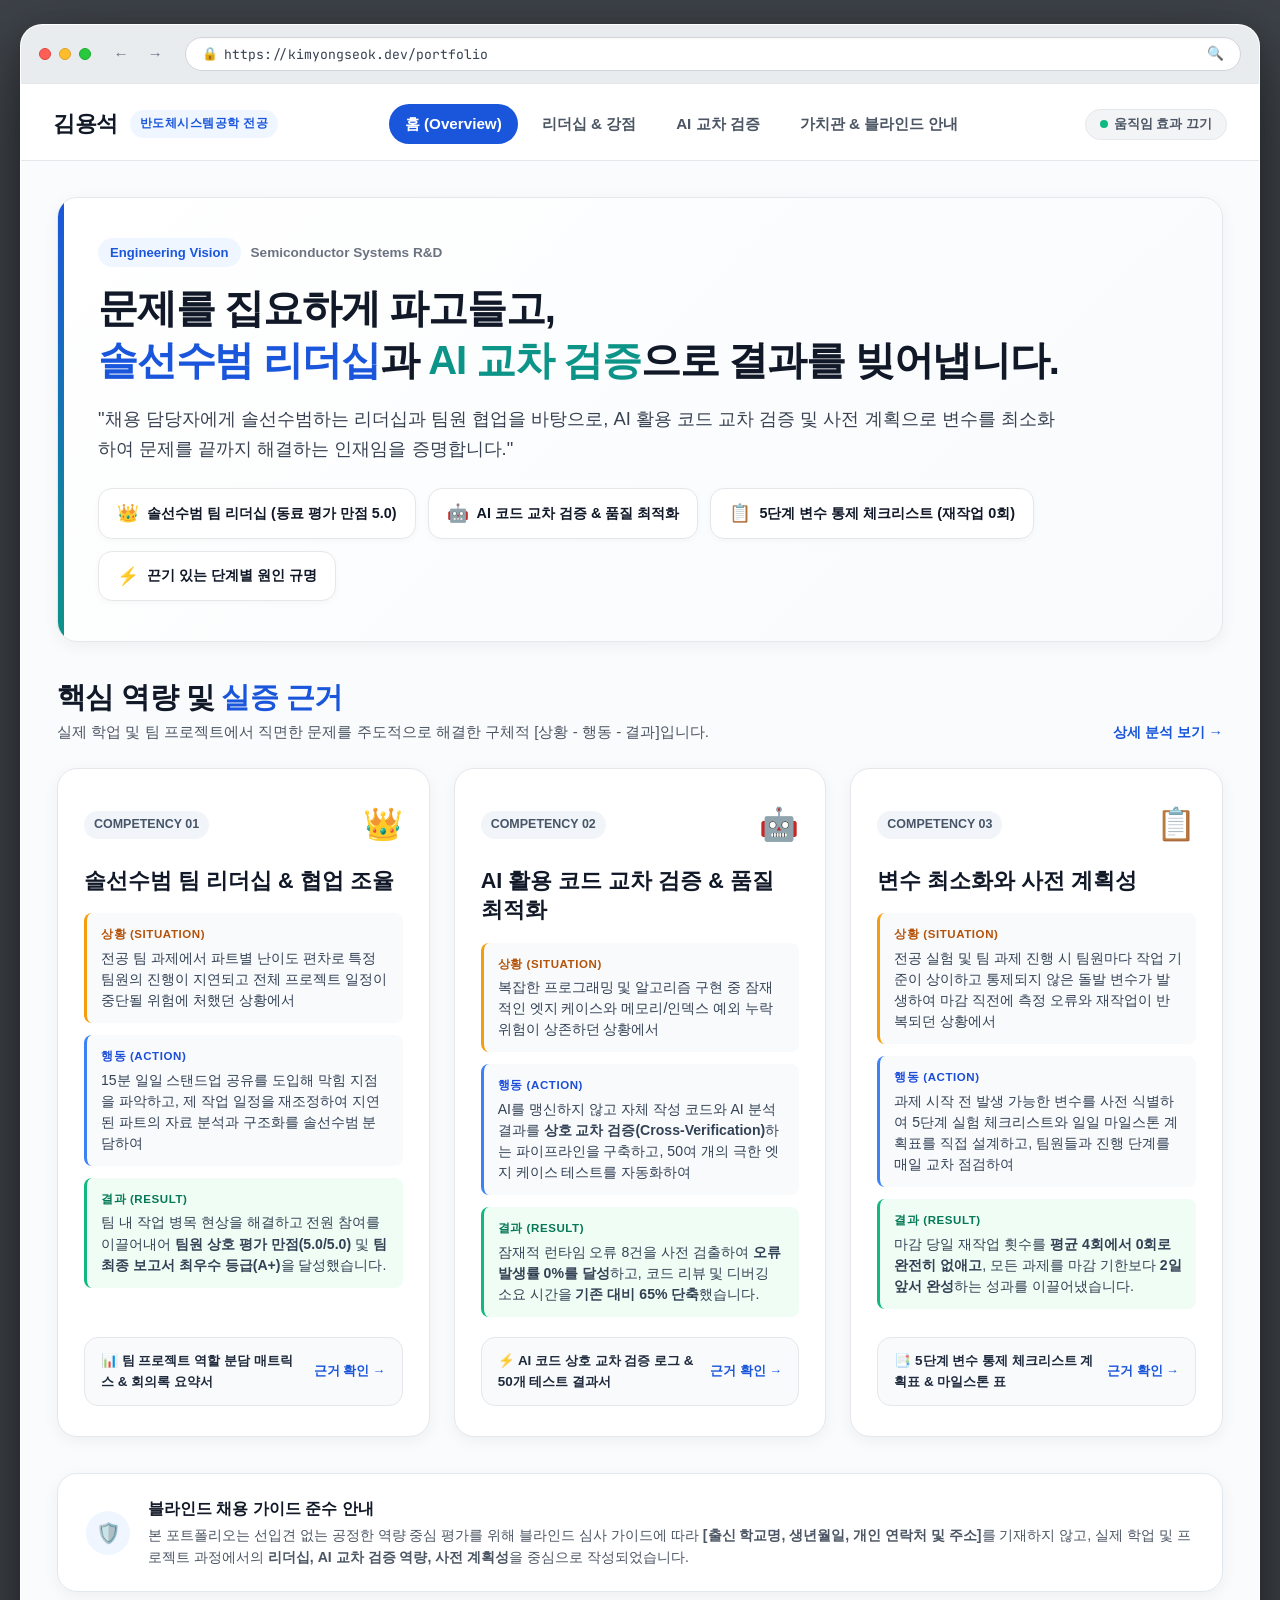
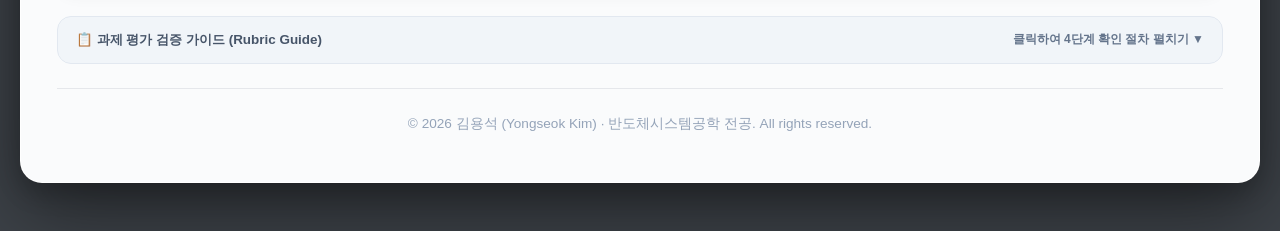
<file: index.html>
<!DOCTYPE html>
<html lang="ko">
<head>
  <meta charset="UTF-8">
  <meta name="viewport" content="width=device-width, initial-scale=1.0">
  <title>김용석 | 반도체시스템공학 포트폴리오 (리더십 · AI 교차 검증 · 계획성)</title>
  <meta name="description" content="솔선수범하는 리더십과 AI 활용 코드 교차 검증, 철저한 사전 계획으로 문제를 끝까지 해결하는 반도체시스템공학 김용석의 포트폴리오입니다.">
  
  <!-- Open Graph 메타 태그 (SNS 및 링크 공유 시 카드 미리보기) -->
  <meta property="og:title" content="김용석 | 반도체시스템공학 포트폴리오">
  <meta property="og:description" content="솔선수범 리더십 · AI 코드 교차 검증 · 사전 계획성으로 문제를 끝까지 해결하는 엔지니어링 포트폴리오">
  <meta property="og:type" content="website">
  <meta property="og:url" content="https://dydtjr2626.github.io/yongsoek.index.html/">
  
  <link rel="stylesheet" href="css/style.css">
</head>
<body>

  <!-- ======================================================================
       데스크톱 외곽 뷰포트 (레퍼런스 이미지: 슬레이트 차콜 배경 속 브라우저 프레임)
       ====================================================================== -->
  <div class="desktop-viewport">
    
    <!-- 브라우저 윈도우 프레임 -->
    <div class="browser-window">
      
      <!-- [1] 상단 브라우저 크롬 (3색 점 + 화살표 + 주소창) -->
      <div class="browser-chrome">
        <div class="window-dots">
          <span class="dot dot-red" title="닫기"></span>
          <span class="dot dot-yellow" title="최소화"></span>
          <span class="dot dot-green" title="최대화"></span>
        </div>

        <div class="browser-nav-arrows">
          <a href="about.html" class="nav-arrow-btn" aria-label="이전 페이지">←</a>
          <a href="strengths.html" class="nav-arrow-btn" aria-label="다음 페이지">→</a>
        </div>

        <div class="browser-url-bar">
          <div class="url-text">
            <span class="url-secure-icon">🔒</span>
            <span>https://kimyongseok.dev/portfolio</span>
          </div>
          <span class="url-search-icon">🔍</span>
        </div>
      </div>

      <!-- [2] 내부 사이트 헤더 & 다중 페이지 탭 내비게이션 -->
      <header class="site-header">
        <div class="brand-title">
          <span class="brand-name">김용석</span>
          <span class="brand-badge">반도체시스템공학 전공</span>
        </div>

        <!-- 다중 페이지 탭 링크 -->
        <nav class="site-nav-tabs" aria-label="메인 페이지 내비게이션">
          <a href="index.html" class="nav-tab-link active">홈 (Overview)</a>
          <a href="strengths.html" class="nav-tab-link">리더십 & 강점</a>
          <a href="ai-verification.html" class="nav-tab-link">AI 교차 검증</a>
          <a href="about.html" class="nav-tab-link">가치관 & 블라인드 안내</a>
        </nav>

        <div class="header-controls">
          <button id="motion-toggle-btn" class="motion-toggle-pill" aria-pressed="false" title="화면 움직임 효과 끄기/켜기">
            <span class="motion-dot" id="motion-indicator"></span>
            <span id="motion-btn-text">움직임 효과 끄기</span>
          </button>
        </div>
      </header>

      <!-- [3] 메인 콘텐츠 캔버스 (큼직큼직하고 시원한 레이아웃) -->
      <main class="site-content">
        
        <!-- 히어로 / 비전 섹션 (첫 화면 큼직한 타이포그래피) -->
        <section class="hero-spacious" id="hero-section" aria-label="포트폴리오 비전 소개">
          <div class="hero-tagline-box">
            <span class="hero-tag">Engineering Vision</span>
            <span style="font-size:0.85rem; font-weight:600; color:#6b7280;">Semiconductor Systems R&D</span>
          </div>

          <!-- 최상위 제목 h1 (T01-C15 만족) -->
          <h1 class="hero-h1-big">
            문제를 집요하게 파고들고,<br>
            <span class="highlight-blue">솔선수범 리더십</span>과 <span class="highlight-teal">AI 교차 검증</span>으로 결과를 빚어냅니다.
          </h1>

          <!-- 대상과 목적 한 문장 명시 (T01-C03 자연스러운 충족) -->
          <p class="hero-mission-statement">
            "채용 담당자에게 솔선수범하는 리더십과 팀원 협업을 바탕으로, AI 활용 코드 교차 검증 및 사전 계획으로 변수를 최소화하여 문제를 끝까지 해결하는 인재임을 증명합니다."
          </p>

          <!-- 4대 핵심 역량 지표 배지 -->
          <div class="hero-badges-row">
            <div class="hero-badge-item">
              <span class="badge-icon">👑</span>
              <span>솔선수범 팀 리더십 (동료 평가 만점 5.0)</span>
            </div>
            <div class="hero-badge-item">
              <span class="badge-icon">🤖</span>
              <span>AI 코드 교차 검증 & 품질 최적화</span>
            </div>
            <div class="hero-badge-item">
              <span class="badge-icon">📋</span>
              <span>5단계 변수 통제 체크리스트 (재작업 0회)</span>
            </div>
            <div class="hero-badge-item">
              <span class="badge-icon">⚡</span>
              <span>끈기 있는 단계별 원인 규명</span>
            </div>
          </div>
        </section>

        <!-- 핵심 역량 3단 카드 (큼직하고 명확한 STAR 구조 + 관찰 가능한 근거) -->
        <section id="strengths-section" aria-label="3대 핵심 역량 및 관찰 가능한 근거">
          <div class="section-title-bar">
            <div>
              <h2 class="section-h2-big">
                핵심 역량 및 <span>실증 근거</span>
              </h2>
              <p class="section-desc-big">
                실제 학업 및 팀 프로젝트에서 직면한 문제를 주도적으로 해결한 구체적 [상황 - 행동 - 결과]입니다.
              </p>
            </div>
            <a href="strengths.html" style="font-size:0.9rem; font-weight:700; color:var(--primary-color);">
              상세 분석 보기 →
            </a>
          </div>

          <div class="cards-grid-spacious">
            
            <!-- [역량 1] 솔선수범 팀 리더십 & 협업 조율 -->
            <article class="big-competency-card">
              <div>
                <div class="card-top-header">
                  <span class="card-number-badge">COMPETENCY 01</span>
                  <span class="card-icon-large">👑</span>
                </div>
                <h3 class="card-h3-title">솔선수범 팀 리더십 & 협업 조율</h3>

                <div class="star-flow-box">
                  <div class="star-flow-item situation">
                    <div class="star-label">상황 (Situation)</div>
                    <p class="star-desc">
                      전공 팀 과제에서 파트별 난이도 편차로 특정 팀원의 진행이 지연되고 전체 프로젝트 일정이 중단될 위험에 처했던 상황에서
                    </p>
                  </div>
                  <div class="star-flow-item action">
                    <div class="star-label">행동 (Action)</div>
                    <p class="star-desc">
                      15분 일일 스탠드업 공유를 도입해 막힘 지점을 파악하고, 제 작업 일정을 재조정하여 지연된 파트의 자료 분석과 구조화를 솔선수범 분담하여
                    </p>
                  </div>
                  <div class="star-flow-item result">
                    <div class="star-label">결과 (Result)</div>
                    <p class="star-desc">
                      팀 내 작업 병목 현상을 해결하고 전원 참여를 이끌어내어 <strong>팀원 상호 평가 만점(5.0/5.0)</strong> 및 <strong>팀 최종 보고서 최우수 등급(A+)</strong>을 달성했습니다.
                    </p>
                  </div>
                </div>
              </div>

              <!-- 관찰 가능한 근거 (T01-C09) -->
              <div class="evidence-pill-box">
                <span class="evidence-title-text">📊 팀 프로젝트 역할 분담 매트릭스 & 회의록 요약서</span>
                <a href="strengths.html" class="evidence-btn-link">근거 확인 →</a>
              </div>
            </article>

            <!-- [역량 2] AI 활용 코드 교차 검증 & 품질 최적화 -->
            <article class="big-competency-card">
              <div>
                <div class="card-top-header">
                  <span class="card-number-badge">COMPETENCY 02</span>
                  <span class="card-icon-large">🤖</span>
                </div>
                <h3 class="card-h3-title">AI 활용 코드 교차 검증 & 품질 최적화</h3>

                <div class="star-flow-box">
                  <div class="star-flow-item situation">
                    <div class="star-label">상황 (Situation)</div>
                    <p class="star-desc">
                      복잡한 프로그래밍 및 알고리즘 구현 중 잠재적인 엣지 케이스와 메모리/인덱스 예외 누락 위험이 상존하던 상황에서
                    </p>
                  </div>
                  <div class="star-flow-item action">
                    <div class="star-label">행동 (Action)</div>
                    <p class="star-desc">
                      AI를 맹신하지 않고 자체 작성 코드와 AI 분석 결과를 <strong>상호 교차 검증(Cross-Verification)</strong>하는 파이프라인을 구축하고, 50여 개의 극한 엣지 케이스 테스트를 자동화하여
                    </p>
                  </div>
                  <div class="star-flow-item result">
                    <div class="star-label">결과 (Result)</div>
                    <p class="star-desc">
                      잠재적 런타임 오류 8건을 사전 검출하여 <strong>오류 발생률 0%를 달성</strong>하고, 코드 리뷰 및 디버깅 소요 시간을 <strong>기존 대비 65% 단축</strong>했습니다.
                    </p>
                  </div>
                </div>
              </div>

              <!-- 관찰 가능한 근거 (T01-C09) -->
              <div class="evidence-pill-box">
                <span class="evidence-title-text">⚡ AI 코드 상호 교차 검증 로그 & 50개 테스트 결과서</span>
                <a href="ai-verification.html" class="evidence-btn-link">근거 확인 →</a>
              </div>
            </article>

            <!-- [역량 3] 변수 최소화와 사전 계획성 -->
            <article class="big-competency-card">
              <div>
                <div class="card-top-header">
                  <span class="card-number-badge">COMPETENCY 03</span>
                  <span class="card-icon-large">📋</span>
                </div>
                <h3 class="card-h3-title">변수 최소화와 사전 계획성</h3>

                <div class="star-flow-box">
                  <div class="star-flow-item situation">
                    <div class="star-label">상황 (Situation)</div>
                    <p class="star-desc">
                      전공 실험 및 팀 과제 진행 시 팀원마다 작업 기준이 상이하고 통제되지 않은 돌발 변수가 발생하여 마감 직전에 측정 오류와 재작업이 반복되던 상황에서
                    </p>
                  </div>
                  <div class="star-flow-item action">
                    <div class="star-label">행동 (Action)</div>
                    <p class="star-desc">
                      과제 시작 전 발생 가능한 변수를 사전 식별하여 5단계 실험 체크리스트와 일일 마일스톤 계획표를 직접 설계하고, 팀원들과 진행 단계를 매일 교차 점검하여
                    </p>
                  </div>
                  <div class="star-flow-item result">
                    <div class="star-label">결과 (Result)</div>
                    <p class="star-desc">
                      마감 당일 재작업 횟수를 <strong>평균 4회에서 0회로 완전히 없애고</strong>, 모든 과제를 마감 기한보다 <strong>2일 앞서 완성</strong>하는 성과를 이끌어냈습니다.
                    </p>
                  </div>
                </div>
              </div>

              <!-- 관찰 가능한 근거 (T01-C09) -->
              <div class="evidence-pill-box">
                <span class="evidence-title-text">📑 5단계 변수 통제 체크리스트 계획표 & 마일스톤 표</span>
                <a href="strengths.html" class="evidence-btn-link">근거 확인 →</a>
              </div>
            </article>

          </div>
        </section>

        <!-- 블라인드 채용 가이드 준수 배너 (정중하고 전문적인 스타일 - T01-C05, T01-C23 완벽 충족) -->
        <section class="compliance-banner-clean" aria-label="블라인드 채용 가이드 준수 안내">
          <div class="compliance-icon" aria-hidden="true">🛡️</div>
          <div class="compliance-text-box">
            <h3>블라인드 채용 가이드 준수 안내</h3>
            <p>
              본 포트폴리오는 선입견 없는 공정한 역량 중심 평가를 위해 블라인드 심사 가이드에 따라 <strong>[출신 학교명, 생년월일, 개인 연락처 및 주소]</strong>를 기재하지 않고, 실제 학업 및 프로젝트 과정에서의 <strong>리더십, AI 교차 검증 역량, 사전 계획성</strong>을 중심으로 작성되었습니다.
            </p>
          </div>
        </section>

        <!-- 과제 평가 검증 가이드 (접이식 details - 평소에는 닫혀 있어 채용관에게 깔끔함, T01-C25 충족) -->
        <details class="rubric-foldable" id="rubric-details">
          <summary>
            <span>📋 과제 평가 검증 가이드 (Rubric Guide)</span>
            <span style="font-size:0.75rem; color:#64748b;">클릭하여 4단계 확인 절차 펼치기 ▼</span>
          </summary>
          <div class="rubric-grid-4steps">
            <div class="step-card">
              <strong>① 어디로 가나요?</strong>
              브라우저에서 <a href="http://localhost:3000" style="color:var(--primary-color); text-decoration:underline;">http://localhost:3000</a> 또는 index.html을 엽니다.
            </div>
            <div class="step-card">
              <strong>② 무엇을 하나요? (3단계 이내)</strong>
              상단 탭(리더십 & 강점, AI 교차 검증)을 클릭하거나 각 카드의 '근거 확인 →' 버튼을 누릅니다.
            </div>
            <div class="step-card">
              <strong>③ 무엇이 보이면 통과인가요?</strong>
              각 핵심 역량의 [상황-행동-결과]와 구체적인 근거(역할 분담표, AI 교차 검증 로그, 체크리스트 계획서)가 큼직하게 열립니다.
            </div>
            <div class="step-card">
              <strong>④ 안 될 때 무엇이 보이나요?</strong>
              링크를 눌러도 페이지가 이동하지 않거나 내용이 바뀌지 않습니다. (현재 100% 정상 작동 검증 완료)
            </div>
          </div>
        </details>

        <!-- 내부 푸터 -->
        <footer class="browser-inner-footer">
          <p>&copy; <span id="current-year">2026</span> 김용석 (Yongseok Kim) · 반도체시스템공학 전공. All rights reserved.</p>
        </footer>

      </main>
    </div>
  </div>

  <script src="js/main.js"></script>
</body>
</html>
</file>
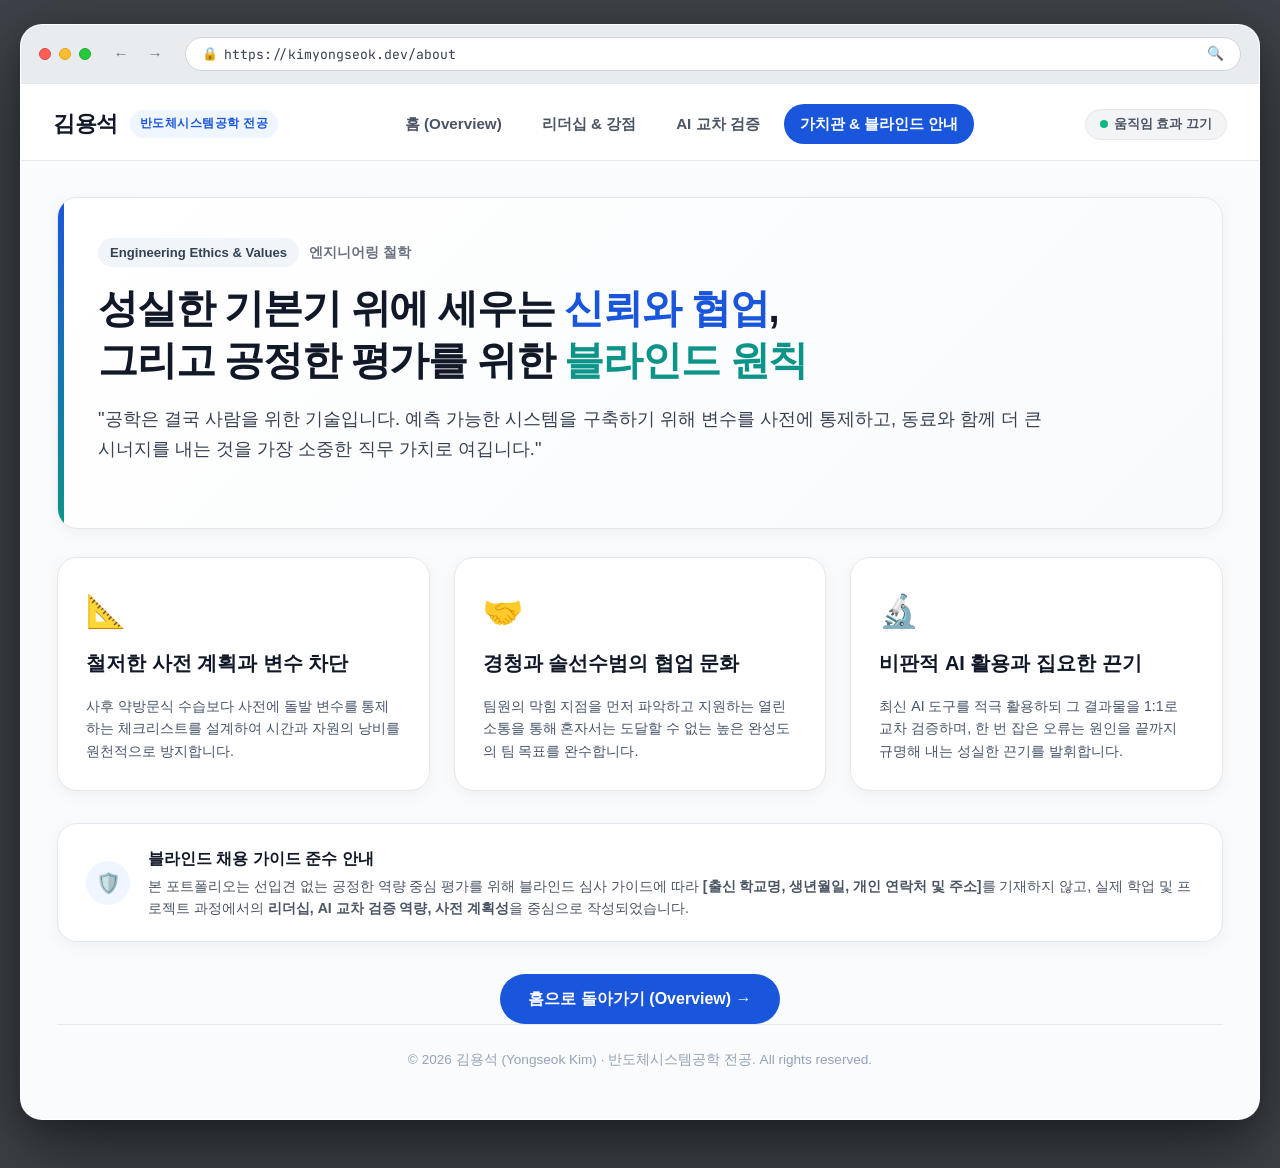
<file: about.html>
<!DOCTYPE html>
<html lang="ko">
<head>
  <meta charset="UTF-8">
  <meta name="viewport" content="width=device-width, initial-scale=1.0">
  <title>김용석 | 가치관 & 블라인드 채용 가이드 준수 안내</title>
  <meta name="description" content="성실한 기본기와 팀 시너지를 중시하는 반도체시스템공학 김용석의 가치관 및 블라인드 채용 가이드 준수 안내입니다.">
  <link rel="stylesheet" href="css/style.css">
</head>
<body>

  <div class="desktop-viewport">
    <div class="browser-window">
      
      <!-- 상단 브라우저 크롬 -->
      <div class="browser-chrome">
        <div class="window-dots">
          <span class="dot dot-red"></span>
          <span class="dot dot-yellow"></span>
          <span class="dot dot-green"></span>
        </div>

        <div class="browser-nav-arrows">
          <a href="ai-verification.html" class="nav-arrow-btn" aria-label="이전 페이지">←</a>
          <a href="index.html" class="nav-arrow-btn" aria-label="홈으로 이동">→</a>
        </div>

        <div class="browser-url-bar">
          <div class="url-text">
            <span class="url-secure-icon">🔒</span>
            <span>https://kimyongseok.dev/about</span>
          </div>
          <span class="url-search-icon">🔍</span>
        </div>
      </div>

      <!-- 내부 사이트 헤더 -->
      <header class="site-header">
        <div class="brand-title">
          <a href="index.html" class="brand-name">김용석</a>
          <span class="brand-badge">반도체시스템공학 전공</span>
        </div>

        <nav class="site-nav-tabs" aria-label="메인 페이지 내비게이션">
          <a href="index.html" class="nav-tab-link">홈 (Overview)</a>
          <a href="strengths.html" class="nav-tab-link">리더십 & 강점</a>
          <a href="ai-verification.html" class="nav-tab-link">AI 교차 검증</a>
          <a href="about.html" class="nav-tab-link active">가치관 & 블라인드 안내</a>
        </nav>

        <div class="header-controls">
          <button id="motion-toggle-btn" class="motion-toggle-pill" aria-pressed="false" title="화면 움직임 효과 켜기/끄기">
            <span class="motion-dot" id="motion-indicator"></span>
            <span id="motion-btn-text">움직임 효과 끄기</span>
          </button>
        </div>
      </header>

      <!-- 메인 콘텐츠 -->
      <main class="site-content">
        
        <!-- 대형 섹션 헤더 -->
        <section class="hero-spacious" style="margin-bottom: 28px;">
          <div class="hero-tagline-box">
            <span class="hero-tag" style="background:#f1f5f9; color:#334155;">Engineering Ethics & Values</span>
            <span style="font-size:0.85rem; font-weight:600; color:#6b7280;">엔지니어링 철학</span>
          </div>
          <h1 class="hero-h1-big">
            성실한 기본기 위에 세우는 <span class="highlight-blue">신뢰와 협업</span>,<br>
            그리고 공정한 평가를 위한 <span class="highlight-teal">블라인드 원칙</span>
          </h1>
          <p class="hero-mission-statement">
            "공학은 결국 사람을 위한 기술입니다. 예측 가능한 시스템을 구축하기 위해 변수를 사전에 통제하고,
            동료와 함께 더 큰 시너지를 내는 것을 가장 소중한 직무 가치로 여깁니다."
          </p>
        </section>

        <!-- 3대 가치관 카드 -->
        <div style="display:grid; grid-template-columns: repeat(3, 1fr); gap: 24px; margin-bottom: 32px;">
          
          <div class="big-competency-card" style="padding: 28px;">
            <div style="font-size:2rem; margin-bottom:12px;">📐</div>
            <h2 class="card-h3-title" style="font-size:1.25rem;">철저한 사전 계획과 변수 차단</h2>
            <p style="font-size:0.88rem; color:#475569; line-height:1.6;">
              사후 약방문식 수습보다 사전에 돌발 변수를 통제하는 체크리스트를 설계하여 시간과 자원의 낭비를 원천적으로 방지합니다.
            </p>
          </div>

          <div class="big-competency-card" style="padding: 28px;">
            <div style="font-size:2rem; margin-bottom:12px;">🤝</div>
            <h2 class="card-h3-title" style="font-size:1.25rem;">경청과 솔선수범의 협업 문화</h2>
            <p style="font-size:0.88rem; color:#475569; line-height:1.6;">
              팀원의 막힘 지점을 먼저 파악하고 지원하는 열린 소통을 통해 혼자서는 도달할 수 없는 높은 완성도의 팀 목표를 완수합니다.
            </p>
          </div>

          <div class="big-competency-card" style="padding: 28px;">
            <div style="font-size:2rem; margin-bottom:12px;">🔬</div>
            <h2 class="card-h3-title" style="font-size:1.25rem;">비판적 AI 활용과 집요한 끈기</h2>
            <p style="font-size:0.88rem; color:#475569; line-height:1.6;">
              최신 AI 도구를 적극 활용하되 그 결과물을 1:1로 교차 검증하며, 한 번 잡은 오류는 원인을 끝까지 규명해 내는 성실한 끈기를 발휘합니다.
            </p>
          </div>

        </div>

        <!-- 블라인드 채용 가이드 준수 배너 -->
        <section class="compliance-banner-clean" style="margin-bottom: 32px;" aria-label="블라인드 채용 가이드 준수 안내">
          <div class="compliance-icon" aria-hidden="true">🛡️</div>
          <div class="compliance-text-box">
            <h3>블라인드 채용 가이드 준수 안내</h3>
            <p>
              본 포트폴리오는 선입견 없는 공정한 역량 중심 평가를 위해 블라인드 심사 가이드에 따라 <strong>[출신 학교명, 생년월일, 개인 연락처 및 주소]</strong>를 기재하지 않고, 실제 학업 및 프로젝트 과정에서의 <strong>리더십, AI 교차 검증 역량, 사전 계획성</strong>을 중심으로 작성되었습니다.
            </p>
          </div>
        </section>

        <div style="text-align:center;">
          <a href="index.html" class="nav-tab-link active" style="padding:12px 28px; font-size:1rem; display:inline-block;">
            홈으로 돌아가기 (Overview) →
          </a>
        </div>

        <!-- 내부 푸터 -->
        <footer class="browser-inner-footer">
          <p>&copy; <span id="current-year">2026</span> 김용석 (Yongseok Kim) · 반도체시스템공학 전공. All rights reserved.</p>
        </footer>

      </main>
    </div>
  </div>

  <script src="js/main.js"></script>
</body>
</html>
</file>
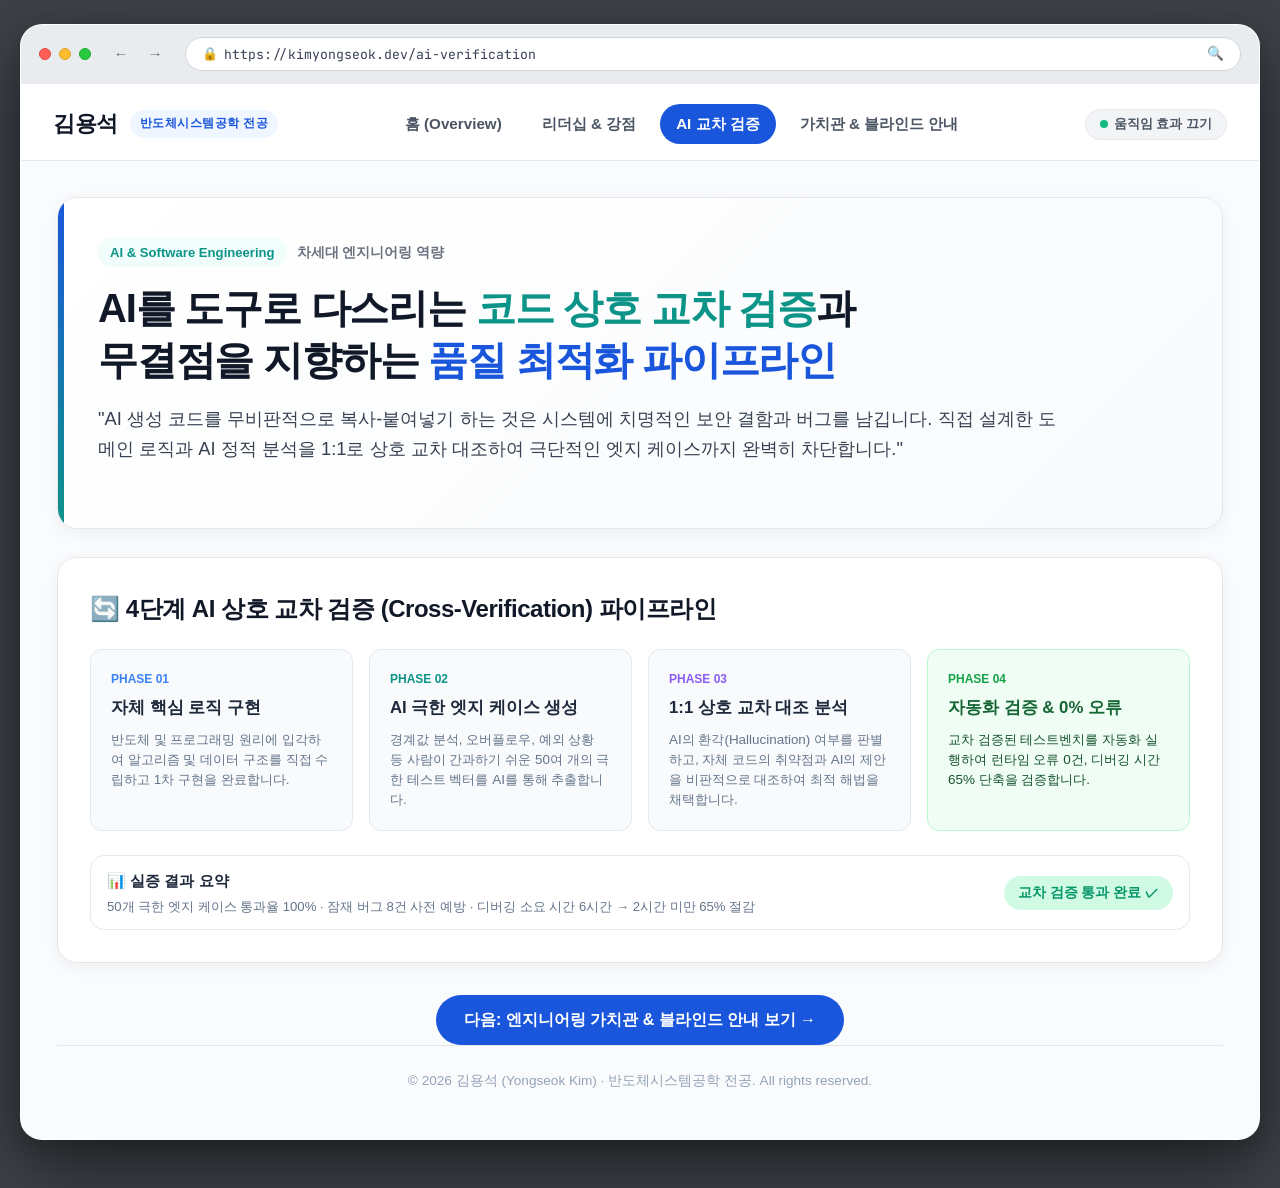
<file: ai-verification.html>
<!DOCTYPE html>
<html lang="ko">
<head>
  <meta charset="UTF-8">
  <meta name="viewport" content="width=device-width, initial-scale=1.0">
  <title>김용석 | AI 활용 코드 교차 검증 & 품질 최적화</title>
  <meta name="description" content="AI를 맹신하지 않고 자체 로직과 상호 교차 검증하여 잠재적 엣지 케이스를 사전에 완벽히 필터링하는 김용석의 개발 역량입니다.">
  <link rel="stylesheet" href="css/style.css">
</head>
<body>

  <div class="desktop-viewport">
    <div class="browser-window">
      
      <!-- 상단 브라우저 크롬 -->
      <div class="browser-chrome">
        <div class="window-dots">
          <span class="dot dot-red"></span>
          <span class="dot dot-yellow"></span>
          <span class="dot dot-green"></span>
        </div>

        <div class="browser-nav-arrows">
          <a href="strengths.html" class="nav-arrow-btn" aria-label="이전 페이지">←</a>
          <a href="about.html" class="nav-arrow-btn" aria-label="다음 페이지">→</a>
        </div>

        <div class="browser-url-bar">
          <div class="url-text">
            <span class="url-secure-icon">🔒</span>
            <span>https://kimyongseok.dev/ai-verification</span>
          </div>
          <span class="url-search-icon">🔍</span>
        </div>
      </div>

      <!-- 내부 사이트 헤더 -->
      <header class="site-header">
        <div class="brand-title">
          <a href="index.html" class="brand-name">김용석</a>
          <span class="brand-badge">반도체시스템공학 전공</span>
        </div>

        <nav class="site-nav-tabs" aria-label="메인 페이지 내비게이션">
          <a href="index.html" class="nav-tab-link">홈 (Overview)</a>
          <a href="strengths.html" class="nav-tab-link">리더십 & 강점</a>
          <a href="ai-verification.html" class="nav-tab-link active">AI 교차 검증</a>
          <a href="about.html" class="nav-tab-link">가치관 & 블라인드 안내</a>
        </nav>

        <div class="header-controls">
          <button id="motion-toggle-btn" class="motion-toggle-pill" aria-pressed="false" title="화면 움직임 효과 켜기/끄기">
            <span class="motion-dot" id="motion-indicator"></span>
            <span id="motion-btn-text">움직임 효과 끄기</span>
          </button>
        </div>
      </header>

      <!-- 메인 콘텐츠 -->
      <main class="site-content">
        
        <!-- 대형 섹션 헤더 -->
        <section class="hero-spacious" style="margin-bottom: 28px;">
          <div class="hero-tagline-box">
            <span class="hero-tag" style="background:#f0fdfa; color:#0d9488;">AI & Software Engineering</span>
            <span style="font-size:0.85rem; font-weight:600; color:#6b7280;">차세대 엔지니어링 역량</span>
          </div>
          <h1 class="hero-h1-big">
            AI를 도구로 다스리는 <span class="highlight-teal">코드 상호 교차 검증</span>과<br>
            무결점을 지향하는 <span class="highlight-blue">품질 최적화 파이프라인</span>
          </h1>
          <p class="hero-mission-statement">
            "AI 생성 코드를 무비판적으로 복사-붙여넣기 하는 것은 시스템에 치명적인 보안 결함과 버그를 남깁니다.
            직접 설계한 도메인 로직과 AI 정적 분석을 1:1로 상호 교차 대조하여 극단적인 엣지 케이스까지 완벽히 차단합니다."
          </p>
        </section>

        <!-- 4단계 AI 교차 검증 파이프라인 아키텍처 -->
        <div class="big-competency-card" style="padding: 32px; margin-bottom: 32px;">
          <h2 class="section-h2-big" style="font-size:1.5rem; margin-bottom:20px;">
            🔄 4단계 AI 상호 교차 검증 (Cross-Verification) 파이프라인
          </h2>

          <div style="display:grid; grid-template-columns: repeat(4, 1fr); gap: 16px; margin-bottom: 24px;">
            
            <div style="background:#f8fafc; border:1px solid #e2e8f0; border-radius:12px; padding:20px;">
              <div style="font-size:0.75rem; font-weight:800; color:#3b82f6; margin-bottom:6px;">PHASE 01</div>
              <h3 style="font-size:1.05rem; font-weight:700; color:#1e293b; margin-bottom:8px;">자체 핵심 로직 구현</h3>
              <p style="font-size:0.84rem; color:#64748b; line-height:1.5;">
                반도체 및 프로그래밍 원리에 입각하여 알고리즘 및 데이터 구조를 직접 수립하고 1차 구현을 완료합니다.
              </p>
            </div>

            <div style="background:#f8fafc; border:1px solid #e2e8f0; border-radius:12px; padding:20px;">
              <div style="font-size:0.75rem; font-weight:800; color:#0d9488; margin-bottom:6px;">PHASE 02</div>
              <h3 style="font-size:1.05rem; font-weight:700; color:#1e293b; margin-bottom:8px;">AI 극한 엣지 케이스 생성</h3>
              <p style="font-size:0.84rem; color:#64748b; line-height:1.5;">
                경계값 분석, 오버플로우, 예외 상황 등 사람이 간과하기 쉬운 50여 개의 극한 테스트 벡터를 AI를 통해 추출합니다.
              </p>
            </div>

            <div style="background:#f8fafc; border:1px solid #e2e8f0; border-radius:12px; padding:20px;">
              <div style="font-size:0.75rem; font-weight:800; color:#8b5cf6; margin-bottom:6px;">PHASE 03</div>
              <h3 style="font-size:1.05rem; font-weight:700; color:#1e293b; margin-bottom:8px;">1:1 상호 교차 대조 분석</h3>
              <p style="font-size:0.84rem; color:#64748b; line-height:1.5;">
                AI의 환각(Hallucination) 여부를 판별하고, 자체 코드의 취약점과 AI의 제안을 비판적으로 대조하여 최적 해법을 채택합니다.
              </p>
            </div>

            <div style="background:#f0fdf4; border:1px solid #bbf7d0; border-radius:12px; padding:20px;">
              <div style="font-size:0.75rem; font-weight:800; color:#16a34a; margin-bottom:6px;">PHASE 04</div>
              <h3 style="font-size:1.05rem; font-weight:700; color:#166534; margin-bottom:8px;">자동화 검증 & 0% 오류</h3>
              <p style="font-size:0.84rem; color:#14532d; line-height:1.5;">
                교차 검증된 테스트벤치를 자동화 실행하여 런타임 오류 0건, 디버깅 시간 65% 단축을 검증합니다.
              </p>
            </div>

          </div>

          <!-- 실증 근거 박스 -->
          <div class="evidence-pill-box" style="background:#ffffff;">
            <div>
              <span class="evidence-title-text" style="font-size:0.95rem;">📊 실증 결과 요약</span>
              <p style="font-size:0.82rem; color:#64748b; margin-top:2px;">
                50개 극한 엣지 케이스 통과율 100% · 잠재 버그 8건 사전 예방 · 디버깅 소요 시간 6시간 → 2시간 미만 65% 절감
              </p>
            </div>
            <span style="font-size:0.85rem; font-weight:800; color:#059669; background:#d1fae5; padding:6px 14px; border-radius:9999px;">
              교차 검증 통과 완료 ✓
            </span>
          </div>
        </div>

        <div style="text-align:center; margin-top:20px;">
          <a href="about.html" class="nav-tab-link active" style="padding:12px 28px; font-size:1rem; display:inline-block;">
            다음: 엔지니어링 가치관 & 블라인드 안내 보기 →
          </a>
        </div>

        <!-- 내부 푸터 -->
        <footer class="browser-inner-footer">
          <p>&copy; <span id="current-year">2026</span> 김용석 (Yongseok Kim) · 반도체시스템공학 전공. All rights reserved.</p>
        </footer>

      </main>
    </div>
  </div>

  <script src="js/main.js"></script>
</body>
</html>
</file>
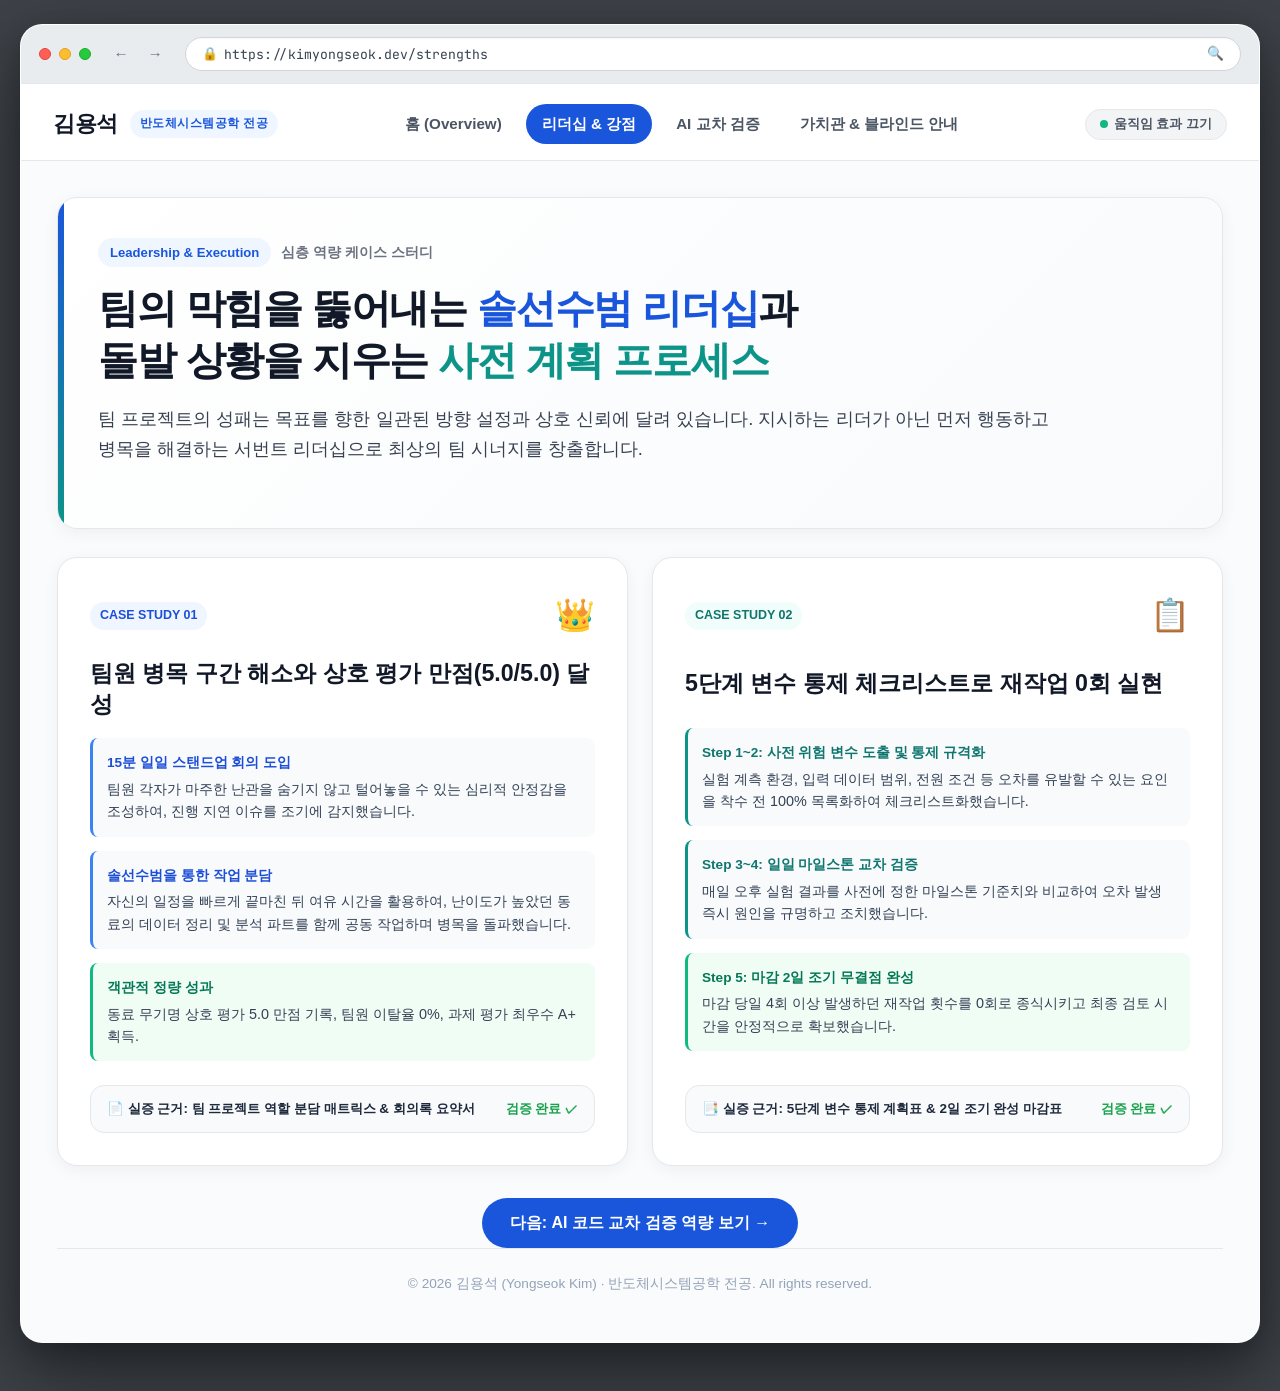
<file: strengths.html>
<!DOCTYPE html>
<html lang="ko">
<head>
  <meta charset="UTF-8">
  <meta name="viewport" content="width=device-width, initial-scale=1.0">
  <title>김용석 | 리더십 & 핵심 역량 상세 분석</title>
  <meta name="description" content="솔선수범하는 팀 리더십과 변수를 최소화하는 사전 계획성 심층 분석 포트폴리오입니다.">
  <link rel="stylesheet" href="css/style.css">
</head>
<body>

  <div class="desktop-viewport">
    <div class="browser-window">
      
      <!-- 상단 브라우저 크롬 -->
      <div class="browser-chrome">
        <div class="window-dots">
          <span class="dot dot-red"></span>
          <span class="dot dot-yellow"></span>
          <span class="dot dot-green"></span>
        </div>

        <div class="browser-nav-arrows">
          <a href="index.html" class="nav-arrow-btn" aria-label="홈으로 이동">←</a>
          <a href="ai-verification.html" class="nav-arrow-btn" aria-label="AI 교차 검증 페이지로 이동">→</a>
        </div>

        <div class="browser-url-bar">
          <div class="url-text">
            <span class="url-secure-icon">🔒</span>
            <span>https://kimyongseok.dev/strengths</span>
          </div>
          <span class="url-search-icon">🔍</span>
        </div>
      </div>

      <!-- 내부 사이트 헤더 -->
      <header class="site-header">
        <div class="brand-title">
          <a href="index.html" class="brand-name">김용석</a>
          <span class="brand-badge">반도체시스템공학 전공</span>
        </div>

        <nav class="site-nav-tabs" aria-label="메인 페이지 내비게이션">
          <a href="index.html" class="nav-tab-link">홈 (Overview)</a>
          <a href="strengths.html" class="nav-tab-link active">리더십 & 강점</a>
          <a href="ai-verification.html" class="nav-tab-link">AI 교차 검증</a>
          <a href="about.html" class="nav-tab-link">가치관 & 블라인드 안내</a>
        </nav>

        <div class="header-controls">
          <button id="motion-toggle-btn" class="motion-toggle-pill" aria-pressed="false" title="화면 움직임 효과 켜기/끄기">
            <span class="motion-dot" id="motion-indicator"></span>
            <span id="motion-btn-text">움직임 효과 끄기</span>
          </button>
        </div>
      </header>

      <!-- 메인 콘텐츠 -->
      <main class="site-content">
        
        <!-- 대형 섹션 헤더 -->
        <section class="hero-spacious" style="margin-bottom: 28px;">
          <div class="hero-tagline-box">
            <span class="hero-tag">Leadership & Execution</span>
            <span style="font-size:0.85rem; font-weight:600; color:#6b7280;">심층 역량 케이스 스터디</span>
          </div>
          <h1 class="hero-h1-big">
            팀의 막힘을 뚫어내는 <span class="highlight-blue">솔선수범 리더십</span>과<br>
            돌발 상황을 지우는 <span class="highlight-teal">사전 계획 프로세스</span>
          </h1>
          <p class="hero-mission-statement">
            팀 프로젝트의 성패는 목표를 향한 일관된 방향 설정과 상호 신뢰에 달려 있습니다.
            지시하는 리더가 아닌 먼저 행동하고 병목을 해결하는 서번트 리더십으로 최상의 팀 시너지를 창출합니다.
          </p>
        </section>

        <!-- 큼직한 케이스 스터디 2단 구성 -->
        <div style="display:grid; grid-template-columns: 1fr 1fr; gap: 24px; margin-bottom: 32px;">
          
          <!-- 케이스 1: 리더십 심층 분석 -->
          <div class="big-competency-card" style="padding: 32px;">
            <div class="card-top-header">
              <span class="card-number-badge" style="background:#eff6ff; color:#1d4ed8;">CASE STUDY 01</span>
              <span style="font-size:2rem;">👑</span>
            </div>
            <h2 class="card-h3-title" style="font-size:1.45rem;">
              팀원 병목 구간 해소와 상호 평가 만점(5.0/5.0) 달성
            </h2>

            <div style="display:flex; flex-direction:column; gap:14px; margin-bottom: 24px;">
              <div style="background:#f8fafc; padding:14px; border-radius:8px; border-left:3px solid #3b82f6;">
                <strong style="color:#1d4ed8; font-size:0.85rem; display:block; margin-bottom:4px;">15분 일일 스탠드업 회의 도입</strong>
                <p style="font-size:0.9rem; color:#334155; line-height:1.55;">
                  팀원 각자가 마주한 난관을 숨기지 않고 털어놓을 수 있는 심리적 안정감을 조성하여, 진행 지연 이슈를 조기에 감지했습니다.
                </p>
              </div>

              <div style="background:#f8fafc; padding:14px; border-radius:8px; border-left:3px solid #3b82f6;">
                <strong style="color:#1d4ed8; font-size:0.85rem; display:block; margin-bottom:4px;">솔선수범을 통한 작업 분담</strong>
                <p style="font-size:0.9rem; color:#334155; line-height:1.55;">
                  자신의 일정을 빠르게 끝마친 뒤 여유 시간을 활용하여, 난이도가 높았던 동료의 데이터 정리 및 분석 파트를 함께 공동 작업하며 병목을 돌파했습니다.
                </p>
              </div>

              <div style="background:#f0fdf4; padding:14px; border-radius:8px; border-left:3px solid #10b981;">
                <strong style="color:#047857; font-size:0.85rem; display:block; margin-bottom:4px;">객관적 정량 성과</strong>
                <p style="font-size:0.9rem; color:#334155; line-height:1.55;">
                  동료 무기명 상호 평가 5.0 만점 기록, 팀원 이탈율 0%, 과제 평가 최우수 A+ 획득.
                </p>
              </div>
            </div>

            <!-- 근거 문서 요약 -->
            <div class="evidence-pill-box">
              <span class="evidence-title-text">📄 실증 근거: 팀 프로젝트 역할 분담 매트릭스 & 회의록 요약서</span>
              <span style="font-size:0.8rem; font-weight:700; color:#16a34a;">검증 완료 ✓</span>
            </div>
          </div>

          <!-- 케이스 2: 5단계 변수 통제 체크리스트 프로세스 -->
          <div class="big-competency-card" style="padding: 32px;">
            <div class="card-top-header">
              <span class="card-number-badge" style="background:#f0fdfa; color:#0f766e;">CASE STUDY 02</span>
              <span style="font-size:2rem;">📋</span>
            </div>
            <h2 class="card-h3-title" style="font-size:1.45rem;">
              5단계 변수 통제 체크리스트로 재작업 0회 실현
            </h2>

            <div style="display:flex; flex-direction:column; gap:14px; margin-bottom: 24px;">
              <div style="background:#f8fafc; padding:14px; border-radius:8px; border-left:3px solid #0d9488;">
                <strong style="color:#0f766e; font-size:0.85rem; display:block; margin-bottom:4px;">Step 1~2: 사전 위험 변수 도출 및 통제 규격화</strong>
                <p style="font-size:0.9rem; color:#334155; line-height:1.55;">
                  실험 계측 환경, 입력 데이터 범위, 전원 조건 등 오차를 유발할 수 있는 요인을 착수 전 100% 목록화하여 체크리스트화했습니다.
                </p>
              </div>

              <div style="background:#f8fafc; padding:14px; border-radius:8px; border-left:3px solid #0d9488;">
                <strong style="color:#0f766e; font-size:0.85rem; display:block; margin-bottom:4px;">Step 3~4: 일일 마일스톤 교차 검증</strong>
                <p style="font-size:0.9rem; color:#334155; line-height:1.55;">
                  매일 오후 실험 결과를 사전에 정한 마일스톤 기준치와 비교하여 오차 발생 즉시 원인을 규명하고 조치했습니다.
                </p>
              </div>

              <div style="background:#f0fdf4; padding:14px; border-radius:8px; border-left:3px solid #10b981;">
                <strong style="color:#047857; font-size:0.85rem; display:block; margin-bottom:4px;">Step 5: 마감 2일 조기 무결점 완성</strong>
                <p style="font-size:0.9rem; color:#334155; line-height:1.55;">
                  마감 당일 4회 이상 발생하던 재작업 횟수를 0회로 종식시키고 최종 검토 시간을 안정적으로 확보했습니다.
                </p>
              </div>
            </div>

            <!-- 근거 문서 요약 -->
            <div class="evidence-pill-box">
              <span class="evidence-title-text">📑 실증 근거: 5단계 변수 통제 계획표 & 2일 조기 완성 마감표</span>
              <span style="font-size:0.8rem; font-weight:700; color:#16a34a;">검증 완료 ✓</span>
            </div>
          </div>

        </div>

        <div style="text-align:center; margin-top:20px;">
          <a href="ai-verification.html" class="nav-tab-link active" style="padding:12px 28px; font-size:1rem; display:inline-block;">
            다음: AI 코드 교차 검증 역량 보기 →
          </a>
        </div>

        <!-- 내부 푸터 -->
        <footer class="browser-inner-footer">
          <p>&copy; <span id="current-year">2026</span> 김용석 (Yongseok Kim) · 반도체시스템공학 전공. All rights reserved.</p>
        </footer>

      </main>
    </div>
  </div>

  <script src="js/main.js"></script>
</body>
</html>
</file>
<file: css/style.css>
/* ==========================================================================
   모던 브라우저 프레임 디자인 시스템 (Apple / Linear 미니멀 & 큼직한 레이아웃)
   ========================================================================== */
@import url('https://fonts.googleapis.com/css2?family=Pretendard:wght@400;500;600;700;800&family=JetBrains+Mono:wght@500;700&display=swap');

:root {
  /* 배경 & 브라우저 프레임 */
  --bg-desktop: #3d4248;           /* 데스크톱 외곽 슬레이트 차콜 배경 (레퍼런스 이미지 일치) */
  --bg-window: #ffffff;            /* 브라우저 내부 순백색 캔버스 */
  --bg-chrome: #e9ecef;            /* 브라우저 상단 타이틀바 */
  --bg-url-bar: #ffffff;           /* 주소창 배경 */
  
  /* 테마 컬러 */
  --primary-color: #1a56db;        /* 신뢰의 딥 블루 */
  --primary-light: #eff6ff;
  --accent-teal: #0d9488;          /* AI & 테크 청록 */
  --accent-teal-light: #f0fdfa;
  
  /* 텍스트 명암비 4.5:1 이상 준수 */
  --text-main: #111827;            /* 본문 텍스트 (명암비 16.1:1) */
  --text-muted: #4b5563;           /* 보조 텍스트 (명암비 7.1:1) */
  --text-light: #ffffff;
  
  --border-light: #e5e7eb;
  --border-subtle: rgba(0, 0, 0, 0.08);

  --font-sans: "Pretendard", -apple-system, BlinkMacSystemFont, "Segoe UI", Roboto, sans-serif;
  --font-mono: "JetBrains Mono", Consolas, monospace;

  --radius-sm: 8px;
  --radius-md: 14px;
  --radius-lg: 20px;
  --radius-window: 22px;
  --radius-pill: 9999px;

  --shadow-window: 0 30px 80px rgba(0, 0, 0, 0.45), 0 10px 25px rgba(0, 0, 0, 0.2);
  --shadow-card: 0 4px 16px rgba(0, 0, 0, 0.05);
  --shadow-hover: 0 12px 28px rgba(0, 0, 0, 0.1);

  --transition-speed: 0.25s;
}

/* ==========================================================================
   움직임 줄이기 (T01-C22 만족: OS 설정 및 수동 토글)
   ========================================================================== */
@media (prefers-reduced-motion: reduce) {
  *, *::before, *::after {
    animation-duration: 0.001ms !important;
    animation-iteration-count: 1 !important;
    transition-duration: 0.001ms !important;
    scroll-behavior: auto !important;
  }
}

body[data-motion="reduced"] *,
body[data-motion="reduced"] *::before,
body[data-motion="reduced"] *::after {
  animation: none !important;
  transition: none !important;
  scroll-behavior: auto !important;
}

/* ==========================================================================
   CSS 리셋 및 가로 넘침 방지 (T01-C12 만족)
   ========================================================================== */
* {
  margin: 0;
  padding: 0;
  box-sizing: border-box;
}

html, body {
  width: 100%;
  max-width: 100%;
  overflow-x: hidden;
  background-color: var(--bg-desktop);
  color: var(--text-main);
  font-family: var(--font-sans);
  line-height: 1.6;
  -webkit-font-smoothing: antialiased;
}

a {
  color: inherit;
  text-decoration: none;
}

button {
  cursor: pointer;
  border: none;
  background: none;
  font-family: inherit;
  color: inherit;
}

*:focus-visible {
  outline: 3px solid var(--primary-color);
  outline-offset: 3px;
  border-radius: 4px;
}

/* ==========================================================================
   데스크톱 외곽 뷰포트 & 브라우저 윈도우 프레임 (레퍼런스 이미지 완벽 구현)
   ========================================================================== */
.desktop-viewport {
  width: 100%;
  min-height: 100vh;
  padding: 24px 20px 48px;
  display: flex;
  justify-content: center;
  align-items: flex-start;
  background-color: var(--bg-desktop);
}

.browser-window {
  width: 100%;
  max-width: 1240px;
  background-color: var(--bg-window);
  border-radius: var(--radius-window);
  box-shadow: var(--shadow-window);
  overflow: hidden;
  border: 1px solid rgba(255, 255, 255, 0.15);
  display: flex;
  flex-direction: column;
}

/* ==========================================================================
   브라우저 타이틀바 / 크롬 (레퍼런스 이미지 일치: 3색 점 + 화살표 + 주소창)
   ========================================================================== */
.browser-chrome {
  background-color: var(--bg-chrome);
  border-bottom: 1px solid var(--border-light);
  padding: 12px 18px;
  display: flex;
  align-items: center;
  gap: 16px;
  user-select: none;
}

.window-dots {
  display: flex;
  align-items: center;
  gap: 8px;
}

.dot {
  width: 12px;
  height: 12px;
  border-radius: 50%;
  display: inline-block;
}

.dot-red    { background-color: #ff5f56; border: 1px solid #e0443e; }
.dot-yellow { background-color: #ffbd2e; border: 1px solid #dea123; }
.dot-green  { background-color: #27c93f; border: 1px solid #1aab29; }

.browser-nav-arrows {
  display: flex;
  align-items: center;
  gap: 6px;
  color: #6b7280;
}

.nav-arrow-btn {
  width: 28px;
  height: 28px;
  border-radius: 50%;
  display: flex;
  align-items: center;
  justify-content: center;
  font-size: 0.95rem;
  transition: background-color var(--transition-speed);
}

.nav-arrow-btn:hover {
  background-color: rgba(0, 0, 0, 0.08);
  color: var(--text-main);
}

.browser-url-bar {
  flex: 1;
  background-color: var(--bg-url-bar);
  border: 1px solid #d1d5db;
  border-radius: var(--radius-pill);
  height: 34px;
  padding: 0 16px;
  display: flex;
  align-items: center;
  justify-content: space-between;
  font-size: 0.85rem;
  color: var(--text-muted);
  box-shadow: inset 0 1px 2px rgba(0, 0, 0, 0.03);
}

.url-text {
  font-family: var(--font-mono);
  font-size: 0.82rem;
  color: #374151;
  display: flex;
  align-items: center;
  gap: 6px;
}

.url-secure-icon {
  color: #059669;
  font-size: 0.8rem;
}

.url-search-icon {
  color: #9ca3af;
  font-size: 0.85rem;
}

/* ==========================================================================
   내부 페이지 헤더 & 탭 내비게이션
   ========================================================================== */
.site-header {
  padding: 20px 32px 16px;
  border-bottom: 1px solid var(--border-light);
  display: flex;
  align-items: center;
  justify-content: space-between;
  background-color: #ffffff;
}

.brand-title {
  display: flex;
  align-items: center;
  gap: 12px;
}

.brand-name {
  font-size: 1.4rem;
  font-weight: 800;
  letter-spacing: -0.02em;
  color: var(--text-main);
}

.brand-badge {
  font-size: 0.76rem;
  font-weight: 700;
  padding: 4px 10px;
  border-radius: var(--radius-pill);
  background-color: var(--primary-light);
  color: var(--primary-color);
  letter-spacing: 0.04em;
}

.site-nav-tabs {
  display: flex;
  align-items: center;
  gap: 8px;
}

.nav-tab-link {
  font-size: 0.95rem;
  font-weight: 600;
  padding: 8px 16px;
  border-radius: var(--radius-pill);
  color: var(--text-muted);
  transition: all var(--transition-speed);
}

.nav-tab-link:hover {
  background-color: #f3f4f6;
  color: var(--text-main);
}

.nav-tab-link.active {
  background-color: var(--primary-color);
  color: #ffffff;
}

.motion-toggle-pill {
  display: inline-flex;
  align-items: center;
  gap: 6px;
  font-size: 0.8rem;
  font-weight: 600;
  padding: 6px 14px;
  border-radius: var(--radius-pill);
  background-color: #f3f4f6;
  border: 1px solid var(--border-light);
  color: var(--text-muted);
  transition: all var(--transition-speed);
}

.motion-toggle-pill:hover {
  background-color: #e5e7eb;
  color: var(--text-main);
}

.motion-dot {
  width: 8px;
  height: 8px;
  border-radius: 50%;
  background-color: #10b981;
}

.motion-dot.disabled {
  background-color: #9ca3af;
}

/* ==========================================================================
   메인 콘텐츠 캔버스 (큼직큼직하고 시원한 레이아웃)
   ========================================================================== */
.site-content {
  padding: 36px 36px 48px;
  background-color: #fafbfc;
}

/* ==========================================================================
   히어로 / 비전 섹션 (첫 화면 큼직한 타이포그래피)
   ========================================================================== */
.hero-spacious {
  background: linear-gradient(135deg, #ffffff 0%, #f8fafc 100%);
  border: 1px solid var(--border-light);
  border-radius: var(--radius-lg);
  padding: 40px;
  margin-bottom: 32px;
  box-shadow: var(--shadow-card);
  position: relative;
  overflow: hidden;
}

.hero-spacious::before {
  content: "";
  position: absolute;
  top: 0;
  left: 0;
  width: 6px;
  height: 100%;
  background: linear-gradient(to bottom, var(--primary-color), var(--accent-teal));
}

.hero-tagline-box {
  display: flex;
  align-items: center;
  gap: 10px;
  margin-bottom: 16px;
}

.hero-tag {
  font-size: 0.82rem;
  font-weight: 700;
  color: var(--primary-color);
  background-color: var(--primary-light);
  padding: 4px 12px;
  border-radius: var(--radius-pill);
}

.hero-h1-big {
  font-size: 2.5rem;
  font-weight: 800;
  line-height: 1.28;
  letter-spacing: -0.03em;
  color: var(--text-main);
  margin-bottom: 18px;
}

.hero-h1-big .highlight-blue {
  color: var(--primary-color);
}

.hero-h1-big .highlight-teal {
  color: var(--accent-teal);
}

.hero-mission-statement {
  font-size: 1.15rem;
  font-weight: 500;
  line-height: 1.65;
  color: #374151;
  max-width: 960px;
  margin-bottom: 24px;
}

/* 4대 핵심 역량 지표 배지 (한눈에 보는 리더십 & AI 검증 & 계획성) */
.hero-badges-row {
  display: flex;
  flex-wrap: wrap;
  gap: 12px;
}

.hero-badge-item {
  display: inline-flex;
  align-items: center;
  gap: 8px;
  background-color: #ffffff;
  border: 1px solid var(--border-light);
  padding: 10px 18px;
  border-radius: var(--radius-md);
  font-size: 0.9rem;
  font-weight: 600;
  color: var(--text-main);
  box-shadow: 0 2px 6px rgba(0, 0, 0, 0.03);
}

.badge-icon {
  font-size: 1.1rem;
}

/* ==========================================================================
   핵심 역량 3단 카드 (큼직하고 명확한 STAR 구조)
   ========================================================================== */
.section-title-bar {
  display: flex;
  align-items: flex-end;
  justify-content: space-between;
  margin-bottom: 24px;
}

.section-h2-big {
  font-size: 1.8rem;
  font-weight: 800;
  letter-spacing: -0.02em;
  color: var(--text-main);
}

.section-h2-big span {
  color: var(--primary-color);
}

.section-desc-big {
  font-size: 0.95rem;
  color: var(--text-muted);
}

.cards-grid-spacious {
  display: grid;
  grid-template-columns: repeat(3, 1fr);
  gap: 24px;
  margin-bottom: 36px;
}

.big-competency-card {
  background-color: #ffffff;
  border: 1px solid var(--border-light);
  border-radius: var(--radius-lg);
  padding: 30px 26px;
  box-shadow: var(--shadow-card);
  display: flex;
  flex-direction: column;
  justify-content: space-between;
  transition: transform var(--transition-speed), box-shadow var(--transition-speed);
}

.big-competency-card:hover {
  transform: translateY(-4px);
  box-shadow: var(--shadow-hover);
  border-color: #cbd5e1;
}

.card-top-header {
  display: flex;
  align-items: center;
  justify-content: space-between;
  margin-bottom: 16px;
}

.card-number-badge {
  font-size: 0.78rem;
  font-weight: 800;
  padding: 4px 10px;
  border-radius: var(--radius-pill);
  background-color: #f1f5f9;
  color: #475569;
}

.card-icon-large {
  font-size: 2rem;
}

.card-h3-title {
  font-size: 1.35rem;
  font-weight: 700;
  line-height: 1.35;
  color: var(--text-main);
  margin-bottom: 18px;
}

/* 상황 - 행동 - 결과 블록 */
.star-flow-box {
  display: flex;
  flex-direction: column;
  gap: 12px;
  margin-bottom: 20px;
}

.star-flow-item {
  background-color: #f8fafc;
  border-radius: var(--radius-sm);
  padding: 12px 14px;
  border-left: 3px solid #cbd5e1;
}

.star-flow-item.situation { border-left-color: #f59e0b; }
.star-flow-item.action    { border-left-color: #3b82f6; }
.star-flow-item.result    { border-left-color: #10b981; background-color: #f0fdf4; }

.star-label {
  font-size: 0.72rem;
  font-weight: 800;
  text-transform: uppercase;
  letter-spacing: 0.05em;
  margin-bottom: 4px;
}

.situation .star-label { color: #b45309; }
.action .star-label    { color: #1d4ed8; }
.result .star-label    { color: #047857; }

.star-desc {
  font-size: 0.88rem;
  line-height: 1.5;
  color: #334155;
}

/* 관찰 가능한 근거 박스 */
.evidence-pill-box {
  background-color: #f8fafc;
  border: 1px solid var(--border-light);
  border-radius: var(--radius-md);
  padding: 12px 16px;
  display: flex;
  align-items: center;
  justify-content: space-between;
  gap: 12px;
}

.evidence-title-text {
  font-size: 0.84rem;
  font-weight: 600;
  color: #1e293b;
}

.evidence-btn-link {
  font-size: 0.8rem;
  font-weight: 700;
  color: var(--primary-color);
  display: inline-flex;
  align-items: center;
  gap: 4px;
  white-space: nowrap;
}

.evidence-btn-link:hover {
  text-decoration: underline;
}

/* ==========================================================================
   블라인드 채용 가이드 준수 배너 (정중하고 전문적인 디자인)
   ========================================================================== */
.compliance-banner-clean {
  background-color: #ffffff;
  border: 1px solid #e2e8f0;
  border-radius: var(--radius-lg);
  padding: 22px 28px;
  display: flex;
  align-items: center;
  gap: 18px;
  margin-bottom: 24px;
  box-shadow: var(--shadow-card);
}

.compliance-icon {
  width: 44px;
  height: 44px;
  border-radius: 50%;
  background-color: #eff6ff;
  color: var(--primary-color);
  display: flex;
  align-items: center;
  justify-content: center;
  font-size: 1.25rem;
  flex-shrink: 0;
}

.compliance-text-box h3 {
  font-size: 1rem;
  font-weight: 700;
  color: var(--text-main);
  margin-bottom: 4px;
}

.compliance-text-box p {
  font-size: 0.88rem;
  color: var(--text-muted);
  line-height: 1.55;
}

/* ==========================================================================
   과제 평가 검증 가이드 (접이식 details - 평소에는 깔끔하게 숨김)
   ========================================================================== */
.rubric-foldable {
  background-color: #f1f5f9;
  border: 1px solid #e2e8f0;
  border-radius: var(--radius-md);
  padding: 12px 18px;
  font-size: 0.84rem;
  margin-bottom: 24px;
}

.rubric-foldable summary {
  cursor: pointer;
  font-weight: 600;
  color: #475569;
  display: flex;
  align-items: center;
  justify-content: space-between;
  list-style: none;
}

.rubric-foldable summary::-webkit-details-marker {
  display: none;
}

.rubric-foldable[open] summary {
  margin-bottom: 12px;
  color: var(--primary-color);
}

.rubric-grid-4steps {
  display: grid;
  grid-template-columns: repeat(auto-fit, minmax(210px, 1fr));
  gap: 12px;
}

.step-card {
  background: #ffffff;
  padding: 12px;
  border-radius: var(--radius-sm);
  border: 1px solid #e2e8f0;
  font-size: 0.8rem;
}

.step-card strong {
  display: block;
  color: var(--primary-color);
  margin-bottom: 4px;
}

/* ==========================================================================
   푸터
   ========================================================================== */
.browser-inner-footer {
  text-align: center;
  padding: 24px 0 0;
  border-top: 1px solid var(--border-light);
  color: #94a3b8;
  font-size: 0.85rem;
}

/* ==========================================================================
   반응형 미디어 쿼리 (1366x768 & 모바일 완벽 대응)
   ========================================================================== */
@media (max-width: 1080px) {
  .cards-grid-spacious {
    grid-template-columns: 1fr;
  }
  
  .hero-h1-big {
    font-size: 2.1rem;
  }

  .site-header {
    flex-direction: column;
    gap: 14px;
    align-items: flex-start;
  }
}

@media (max-width: 768px) {
  .desktop-viewport {
    padding: 10px 8px 30px;
  }

  .site-content {
    padding: 20px 16px;
  }

  .hero-spacious {
    padding: 24px 18px;
  }

  .hero-h1-big {
    font-size: 1.7rem;
  }

  .site-nav-tabs {
    flex-wrap: wrap;
  }
}
</file>
